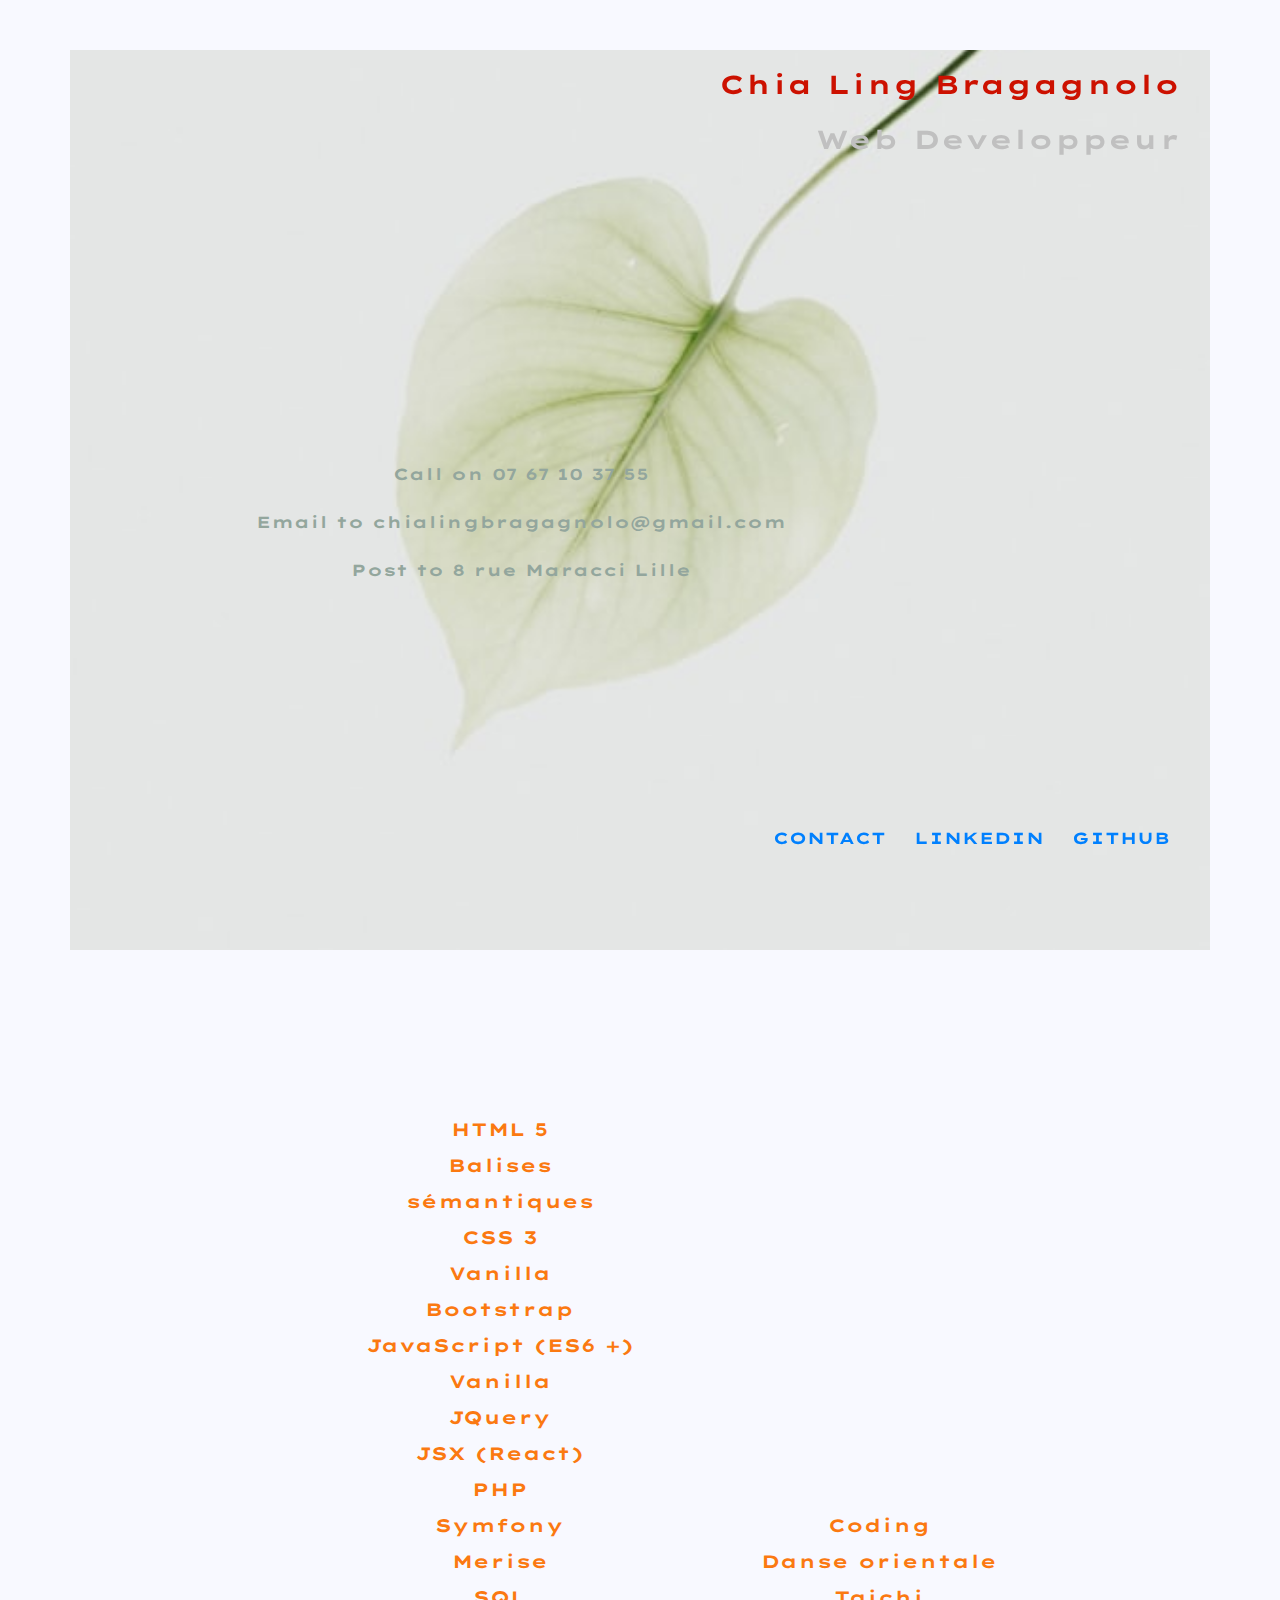
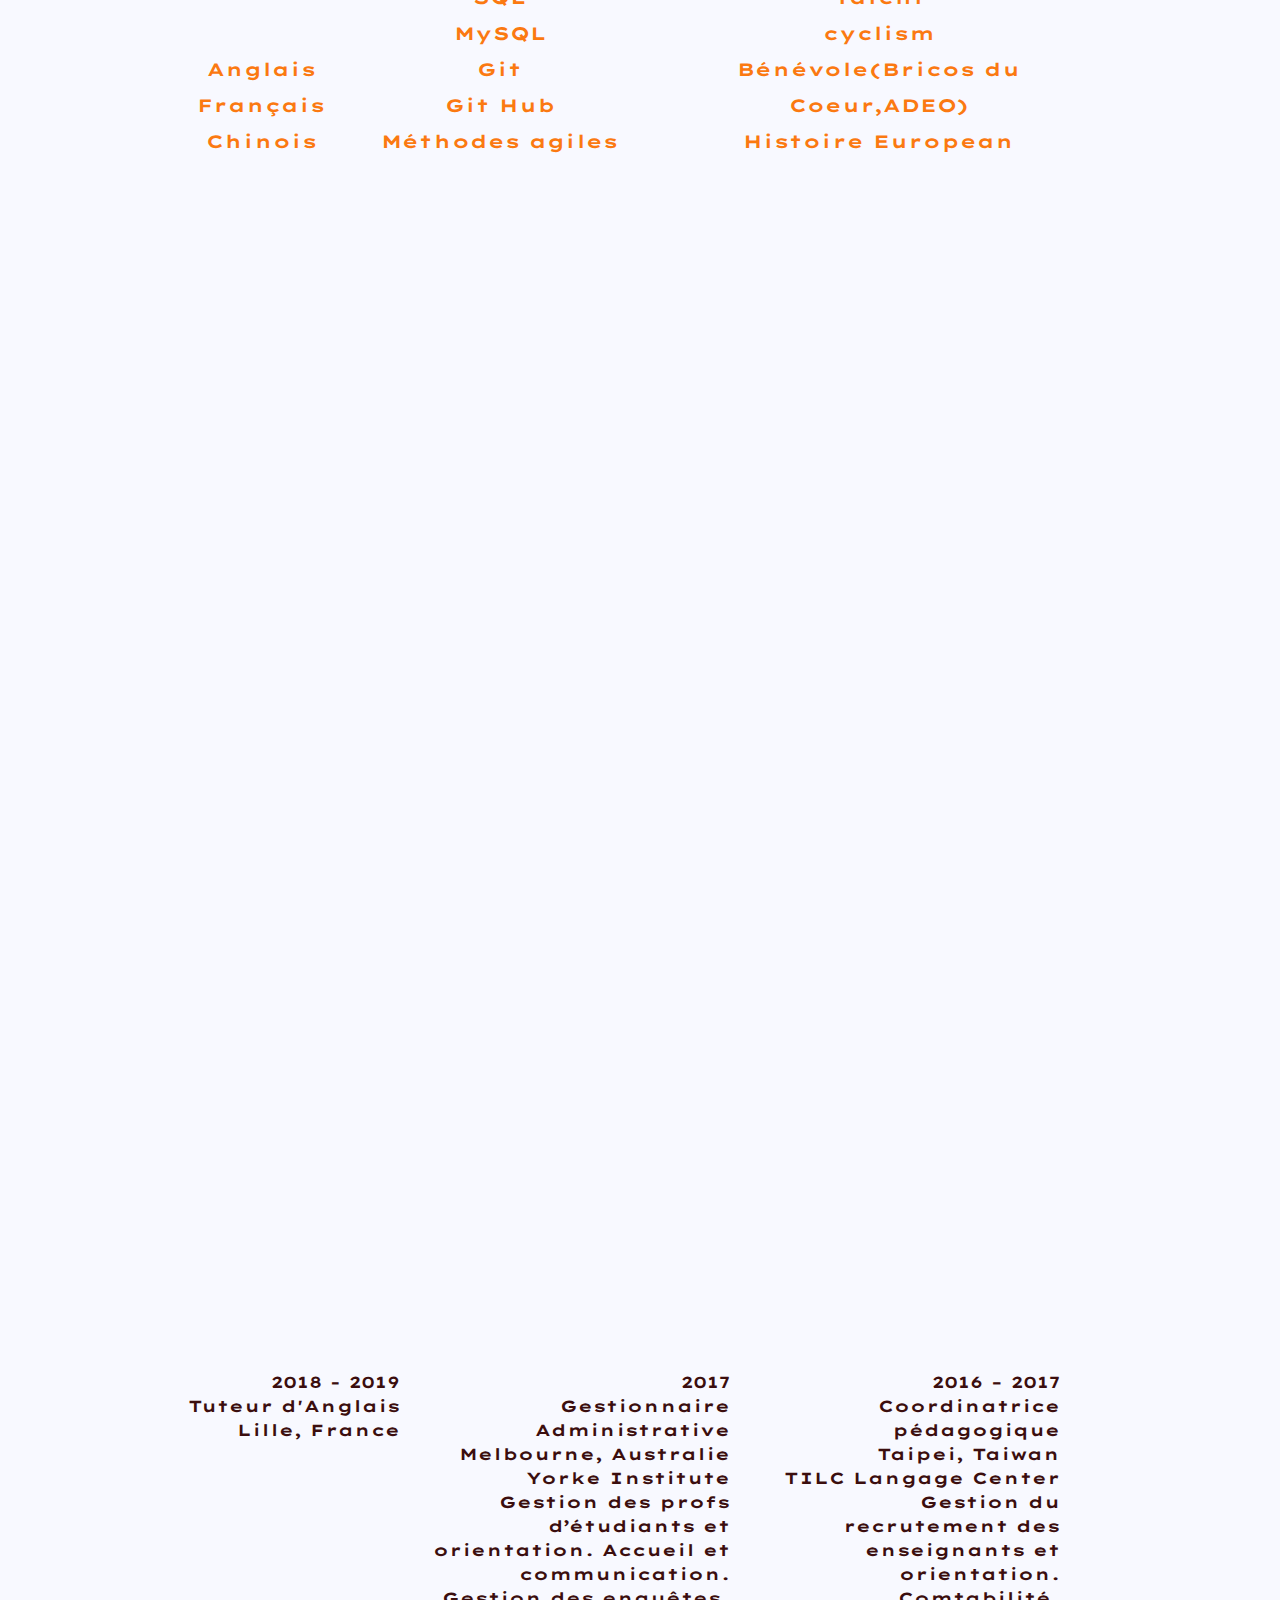
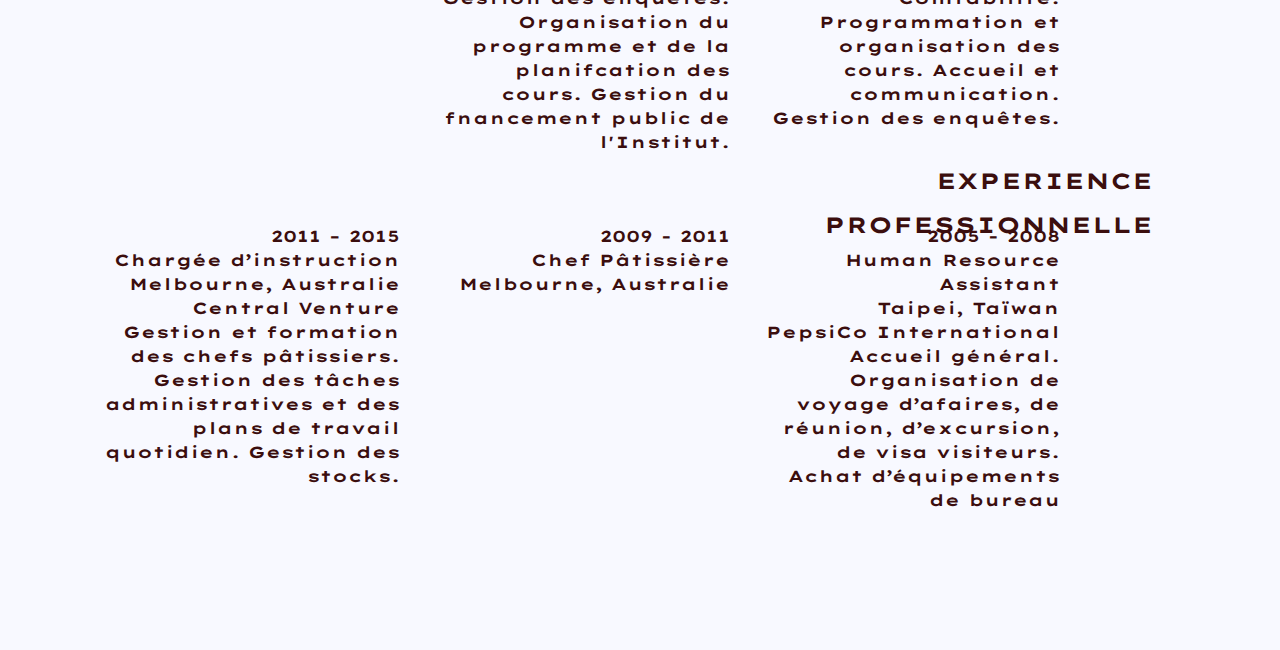
<file: CV/index.html>
<!DOCTYPE html>
<html>
<header>

    <meta charset="utf-8">
    <meta name="viewport" content="width=device-width, initial-scale=1, shrink-to-fit=no">

    <link rel="stylesheet" type="text/css" href="base.css">
    <link rel="stylesheet" type="text/css" href="fonts.css">
    <link rel="stylesheet" type="text/css" href="style.css">


    <h1>
      Chia Ling Bragagnolo
    </h1>
    <h3>
      Web Developpeur
    </h3>
</header>

<body>
<section class="image">
    <div class="aboutme">
        <p>Call on 07 67 10 37 55</p>
        <p>Email to chialingbragagnolo@gmail.com</p>
        <p>Post to 8 rue Maracci Lille</p>
    </div>
</section>

<section class="image2">
    <div>
              <ul>
                  <h2>LANGUAGE</h2>
                  <br>       
                  <li> Anglais</li> 
                  <li> Français</li>
                  <li> Chinois </li>
                </ul>  
          </div>
          <div>
              <ul>
                  <h2>COMPETENCE</h2>
                  <br> 
                  <li> HTML 5</li>
                  <li>Balises sémantiques </li>
                  <li>CSS 3 </li>
                  <li>Vanilla </li>
                  <li>  Bootstrap </li>
                  <li>  JavaScript (ES6 +) </li>
                  <li>  Vanilla </li>
                  <li>  JQuery </li>
                  <li>  JSX (React)</li>
                  <li>  PHP </li>
                  <li>  Symfony</li> 
                  <li>  Merise</li> 
                  <li>  SQL</li> 
                  <li>  MySQL</li> 
                  <li>  Git</li>
                  <li>  Git Hub</li> 
                  <li>  Méthodes agiles</li>
              </ul>
          </div>
          <div>
              <ul>
                  <h2>CENTRE D'INTERET</h2>
                  <br> 
                  <li>Coding</li>
                  <li>Danse orientale
                  <li>Taichi</li>
                  <li>cyclism</li>
                  <li>Bénévole(Bricos du Coeur,ADEO)</li> 
                  <li>Histoire European</li>   
              </ul>
          </div>
      
  </div>
</section>

<section class="image3">
  <h2>FORMATION</h2>
  <div class="block">
  
  <div>
    <ul>
      <li>l'AFPA Roubaix</li> 
      <li>depuis Juin 2019</li>
      <li>Developpeur Web et Web Mobile</li>
    </ul>
  </div>
  <div>   
    <ul>
      <li>Université de Lille</li>  
      <li>Oct 2017 - Juin 2019</li>
      <li>Préparation du DUEF B2 et B1</li>
    </ul>
  </div>  
  <div>
    <ul>
      <li>William Angliss Institute</li>
      <li>2009 – 2011</li> 
      <li>Diplôm de Gestion des Etablissements Hôteliers et Pâtisserie</li>  
    </ul>
  </div>
  <div>
    <ul>     
      <li>ShihChien University</li> 
      <li>2001 – 2005</li>
      <li>Licence de Langues étrangères appliquées (Anglais et Gestion)</li>
    </ul>
  </div> 
</div>
</section>

<section class="image4">
    <h2>EXPERIENCE<br>PROFESSIONNELLE</h2>
  <div class=flex-container>
      <div>
        <p>
          2018 - 2019<br>
          Tuteur d'Anglais<br>
          Lille, France<br>
           </p></div>
      
      <div>
        <p>
          2017<br>
          Gestionnaire Administrative<br>
          Melbourne, Australie<br>
          Yorke Institute<br>
          Gestion des profs d’étudiants et orientation. Accueil et communication.
          Gestion des enquêtes. Organisation du programme et de la
          planifcation des cours. Gestion du fnancement public de l'Institut.</p></div>
      
      <div>
        <p>
          2016 – 2017<br>
          Coordinatrice pédagogique<br>
          Taipei, Taiwan<br>
          TILC Langage Center<br>
          Gestion du recrutement des enseignants et orientation. Comtabilité.
          Programmation et organisation des cours. Accueil et communication.
          Gestion des enquêtes.</p></div>
      
      <div>
        <p>
          2011 – 2015<br>
          Chargée d’instruction <br>
          Melbourne, Australie<br>
          Central Venture<br>
          Gestion et formation des chefs pâtissiers. Gestion des tâches
          administratives et des plans de travail quotidien. Gestion des stocks.</p></div>
      <div>
        <p>
          2009 - 2011<br>
          Chef Pâtissière<br>
          Melbourne, Australie</p></div>
          
      <div>
        <p>
          2005 - 2008<br>
          Human Resource Assistant<br>
          Taipei, Taïwan<br>
          PepsiCo International<br>
          Accueil général. Organisation de voyage d’afaires, de réunion, d’excursion,
          de visa visiteurs. Achat d’équipements de bureau</p></div>
   
    </div>
</section>
</body>


  
<footer>
    <a href="mailto:angelaclan2015@gmail.com">CONTACT</a>
    <a href="http//www.facebook.com/angelaan">LINKEDIN</a>
    <a href="http//www.workshop.com">GITHUB</a>
</footer>
</html>
</file>
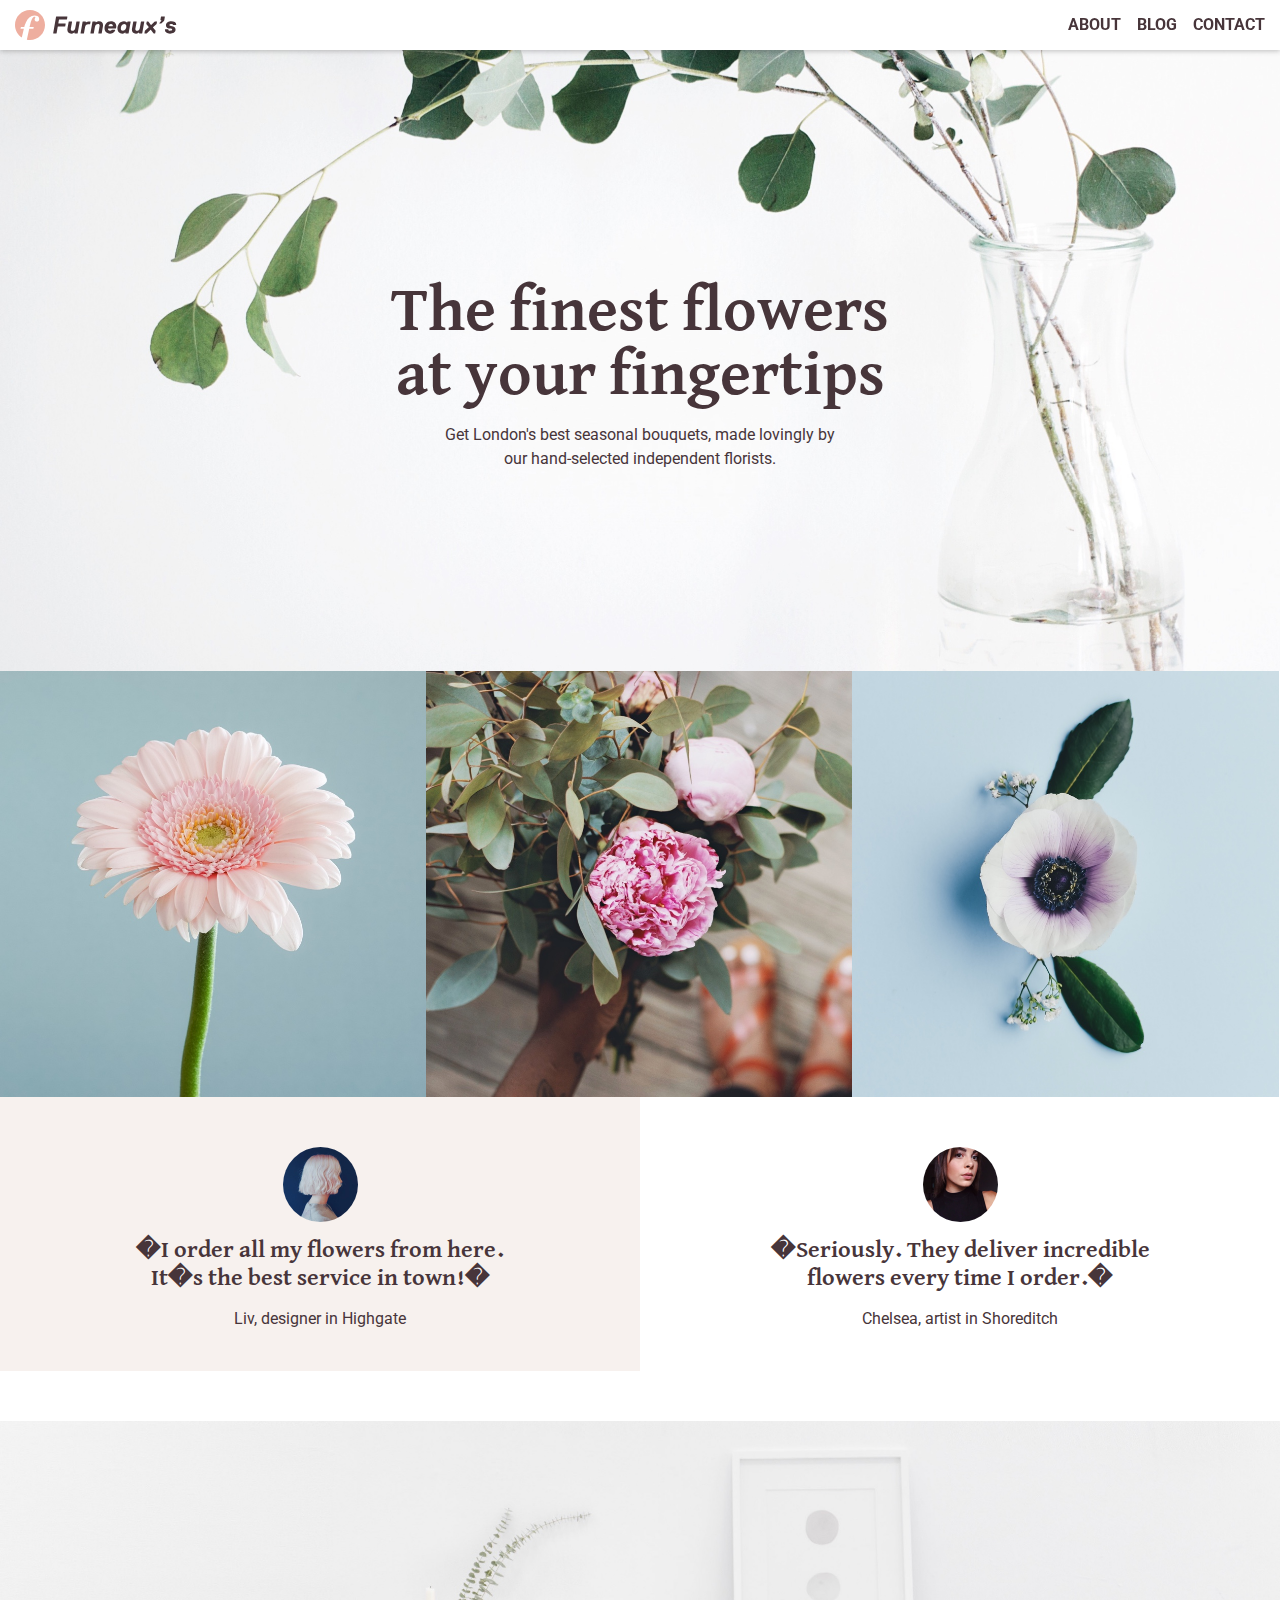
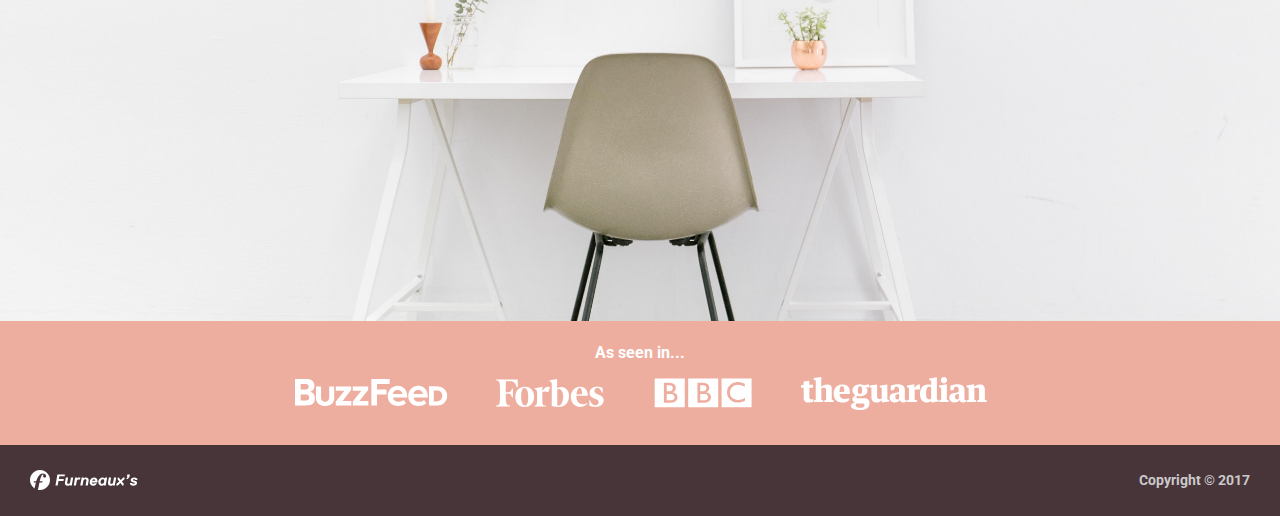
<file: project3/index.html>
<html>
<header>

<link rel="stylesheet" type="text/css" href="base.css">
<link rel="stylesheet" type="text/css" href="fonts.css">
<link rel="stylesheet" type="text/css" href="style.css">

  <h1>
    <img src="logo.svg" />
  </h1>
  <nav>
    <a href="about.html">ABOUT</a>
    <a href="blog.html">BLOG</a>
    <a href="contact.html">CONTACT</a>
  </nav>
</header>

<section class="hero">
  <div>
    <h2>
      The finest flowers at your fingertips
    </h2>
    <p>
      Get London's best seasonal bouquets, made lovingly by our hand-selected independent florists.
    </p>
  </div>
</section>

<section class="flowers">
  <img src="flower_1.jpg" />
  <img src="flower_2.jpg" />
  <img src="flower_3.jpg" />
</section>

<section class="quotes">
  <div class="cream-background">
    <img src="quote_liv.png" />
    <blockquote>�I order all my flowers from here. It�s the best service in town!�</blockquote>
    <p>Liv, designer in Highgate</p>
  </div>

  <div>
    <img src="quote_chelsea.png" />
    <blockquote>�Seriously. They deliver incredible flowers every time I order.�</blockquote>
    <p>Chelsea, artist in Shoreditch</p>
  </div>
</section>

<section class="hero chair">
	</section>

<section class="logos">
  <p>As seen in...</p>
  <img src="buzzfeed.svg" />
  <img src="forbes.svg" />
  <img src="bbc.svg" />
  <img src="guardian.svg" />
</section>

<footer>
  <img src="logo-footer.svg" />
  <!-- use &copy; to creat the symble of copyright-->
  <p>Copyright &copy; 2017</p>
</footer>
</html>
</file>
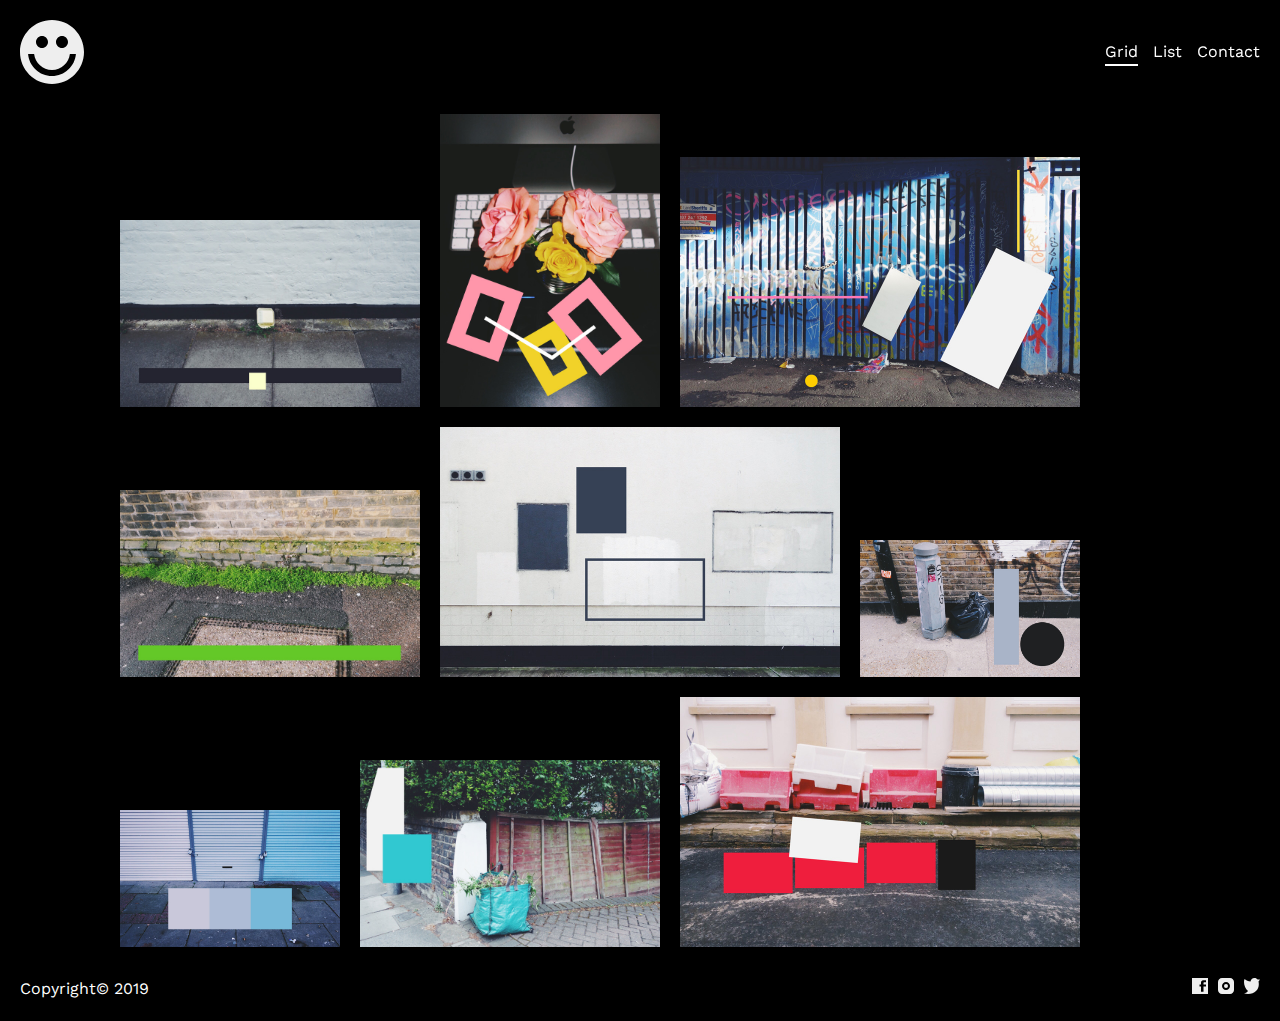
<file: project4/index.html>
<html>

<header>
<link rel="stylesheet" type="text/css" href="base.css">
<link rel="stylesheet" type="text/css" href="fonts.css">
<link rel="stylesheet" type="text/css" href="style.css">
 
 <h1>
    <img src="logo.svg">
  </h1>
  <nav>
    <a href="grid.html"  class="selected">Grid</a>
    <a href="list.html">List</a>
    <a href="contact.html">Contact</a>
  </nav>
</header>

<section class="photos">
  
    <div class="photo ">
    <div class="overlay">
     <h2>
      Black Line Yellow Box
	   </h2>
    </div>
    <img src="image_1.jpg">
  </div>
  
  <div class="photo small">
    <div class="overlay">
     <h2>
        Desk Flowers
		 </h2>
    </div>
    <img src="image_2.jpg">
  </div>
  
  <div class="photo large">
    <div class="overlay">
     <h2>
 				Fence Sign Reach
     </h2>
    </div>
    <img src="image_3.jpg">
  </div>
  
  <div class="photo ">
    <div class="overlay">
     <h2>
 			Green Grass Line
     </h2>
    </div>
    <img src="image_4.jpg">
  </div>
  
  <div class="photo large">
    <div class="overlay">
     <h2>
 			Fill Outline
     </h2>
    </div>
    <img src="image_5.jpg">
  </div>
  
  <div class="photo small">
    <div class="overlay">
     <h2>
 			Bollard Bag Black Grey
     </h2>
    </div>
    <img src="image_6.jpg">
  </div>
  
  <div class="photo small">
    <div class="overlay">
     <h2>
 			Three Shutters
     </h2>
    </div>
    <img src="image_7.jpg">
  </div>
  
  <div class="photo">
    <div class="overlay">
     <h2>
 			Green Bag White Wall
     </h2>
    </div>
    <img src="image_8.jpg">
  </div>
  
  <div class="photo large">
    <div class="overlay">
     <h2>
 			Temporary Barrier Bin
     </h2>
    </div>
    <img src="image_9.jpg">
  </div>
  </section>

<footer>
  <p>
    Copyright&copy; 2019
  </p>
  <nav>
    <a href="http://facebook.com">
      <img src="icon-facebook.svg"></a>
    <a href="http://instagram.com">
       <img src="icon-instagram.svg"></a>
   <a href="http://twitter.com">
      <img src="icon-twitter.svg"></a>
   </nav>
</footer>
</html>
</file>
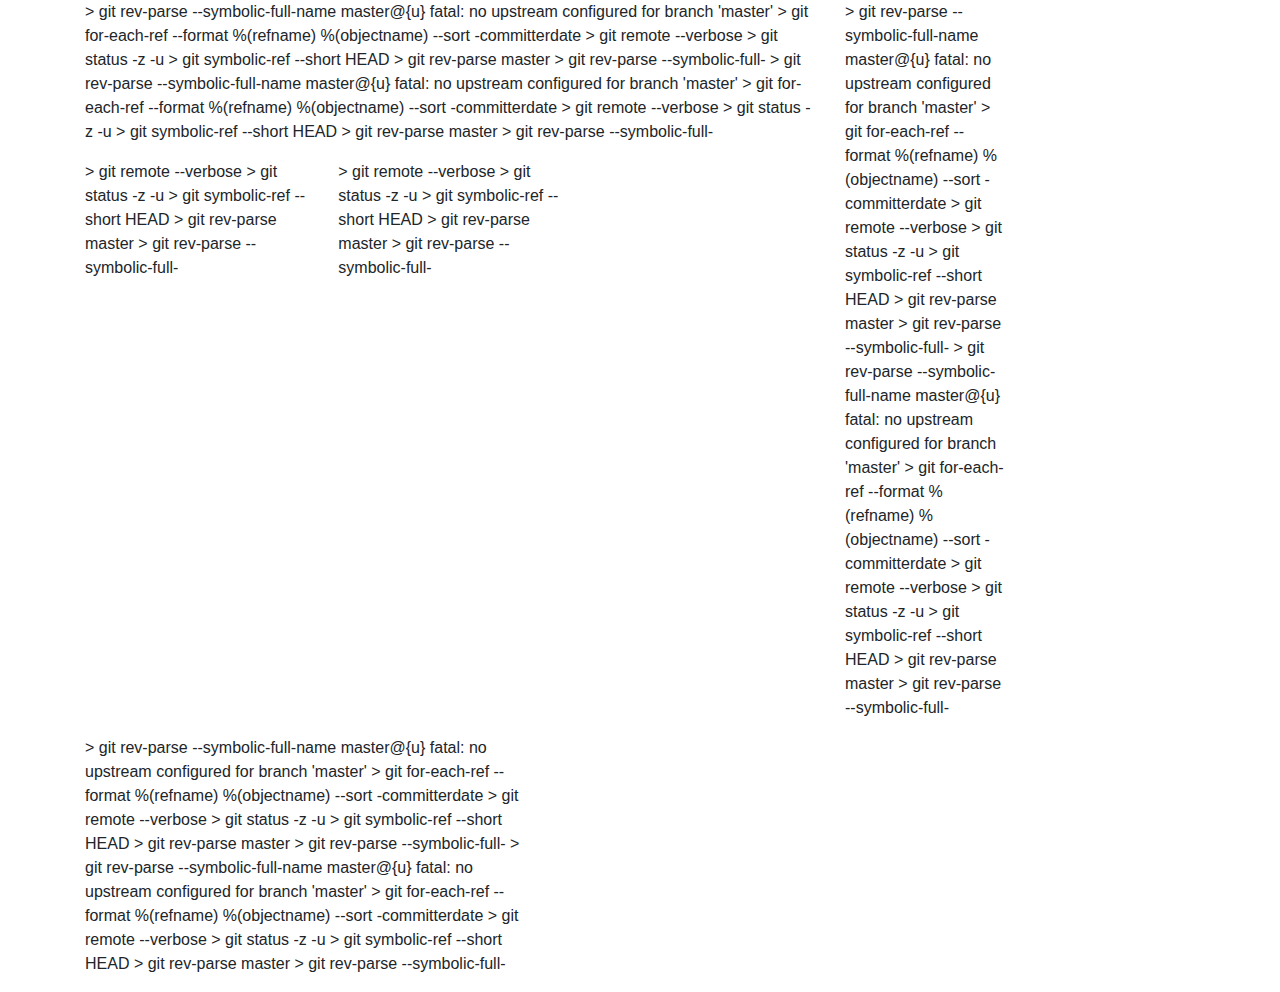
<file: CV_bootstrap/bootstrap/index.html>
<!DOCTYPE html>
    <head>
        <meta charset="utf-8">
        <meta http-equiv="X-UA-Compatible" content="IE=edge">
        <title>CV</title>
        <meta name="description" content="">
        <meta name="viewport" content="width=device-width, initial-scale=1">
        <link rel="stylesheet" href="https://stackpath.bootstrapcdn.com/bootstrap/4.3.1/css/bootstrap.min.css" integrity="sha384-ggOyR0iXCbMQv3Xipma34MD+dH/1fQ784/j6cY/iJTQUOhcWr7x9JvoRxT2MZw1T" crossorigin="anonymous">
        <link rel="stylesheet" href="">
    </head>
    <body>
        <div class="container-fluid">
            <div class="container">
                    <div class="row">
                        <seciton class= "col-md-8">
                            <p>
                                    > git rev-parse --symbolic-full-name master@{u}
                                    fatal: no upstream configured for branch 'master'
                                    > git for-each-ref --format %(refname) %(objectname) --sort -committerdate
                                    > git remote --verbose
                                    > git status -z -u
                                    > git symbolic-ref --short HEAD
                                    > git rev-parse master
                                    > git rev-parse --symbolic-full-
                                    > git rev-parse --symbolic-full-name master@{u}
                                    fatal: no upstream configured for branch 'master'
                                    > git for-each-ref --format %(refname) %(objectname) --sort -committerdate
                                    > git remote --verbose
                                    > git status -z -u
                                    > git symbolic-ref --short HEAD
                                    > git rev-parse master
                                    > git rev-parse --symbolic-full-
                            </p>
                            <div class="row">
                                    <div class="col-sm-12 col-md-6 col-lg-4">
                                            <p>
                                                    > git remote --verbose
                                                    > git status -z -u
                                                    > git symbolic-ref --short HEAD
                                                    > git rev-parse master
                                                    > git rev-parse --symbolic-full-
                                            </p>
                                    </div>
                                    <div class="col-sm-12 col-md-6 col-lg-4">
                                            <p>
                                                    > git remote --verbose
                                                    > git status -z -u
                                                    > git symbolic-ref --short HEAD
                                                    > git rev-parse master
                                                    > git rev-parse --symbolic-full-
                                            </p>
                                    </div>
                            </div>
                        </seciton>
                        <seciton class= "col-md-2">
                                <p>
                                        > git rev-parse --symbolic-full-name master@{u}
                                        fatal: no upstream configured for branch 'master'
                                        > git for-each-ref --format %(refname) %(objectname) --sort -committerdate
                                        > git remote --verbose
                                        > git status -z -u
                                        > git symbolic-ref --short HEAD
                                        > git rev-parse master
                                        > git rev-parse --symbolic-full-
                                        > git rev-parse --symbolic-full-name master@{u}
                                        fatal: no upstream configured for branch 'master'
                                        > git for-each-ref --format %(refname) %(objectname) --sort -committerdate
                                        > git remote --verbose
                                        > git status -z -u
                                        > git symbolic-ref --short HEAD
                                        > git rev-parse master
                                        > git rev-parse --symbolic-full-
                                </p>
                            </seciton>
                            <seciton class= "col-md-5">
                                    <p>
                                            > git rev-parse --symbolic-full-name master@{u}
                                            fatal: no upstream configured for branch 'master'
                                            > git for-each-ref --format %(refname) %(objectname) --sort -committerdate
                                            > git remote --verbose
                                            > git status -z -u
                                            > git symbolic-ref --short HEAD
                                            > git rev-parse master
                                            > git rev-parse --symbolic-full-
                                            > git rev-parse --symbolic-full-name master@{u}
                                            fatal: no upstream configured for branch 'master'
                                            > git for-each-ref --format %(refname) %(objectname) --sort -committerdate
                                            > git remote --verbose
                                            > git status -z -u
                                            > git symbolic-ref --short HEAD
                                            > git rev-parse master
                                            > git rev-parse --symbolic-full-
                                    </p>
                                </seciton>
                    </div>
                        


            </div>


        </div>
        
        
       
    </body>
</html>
</file>
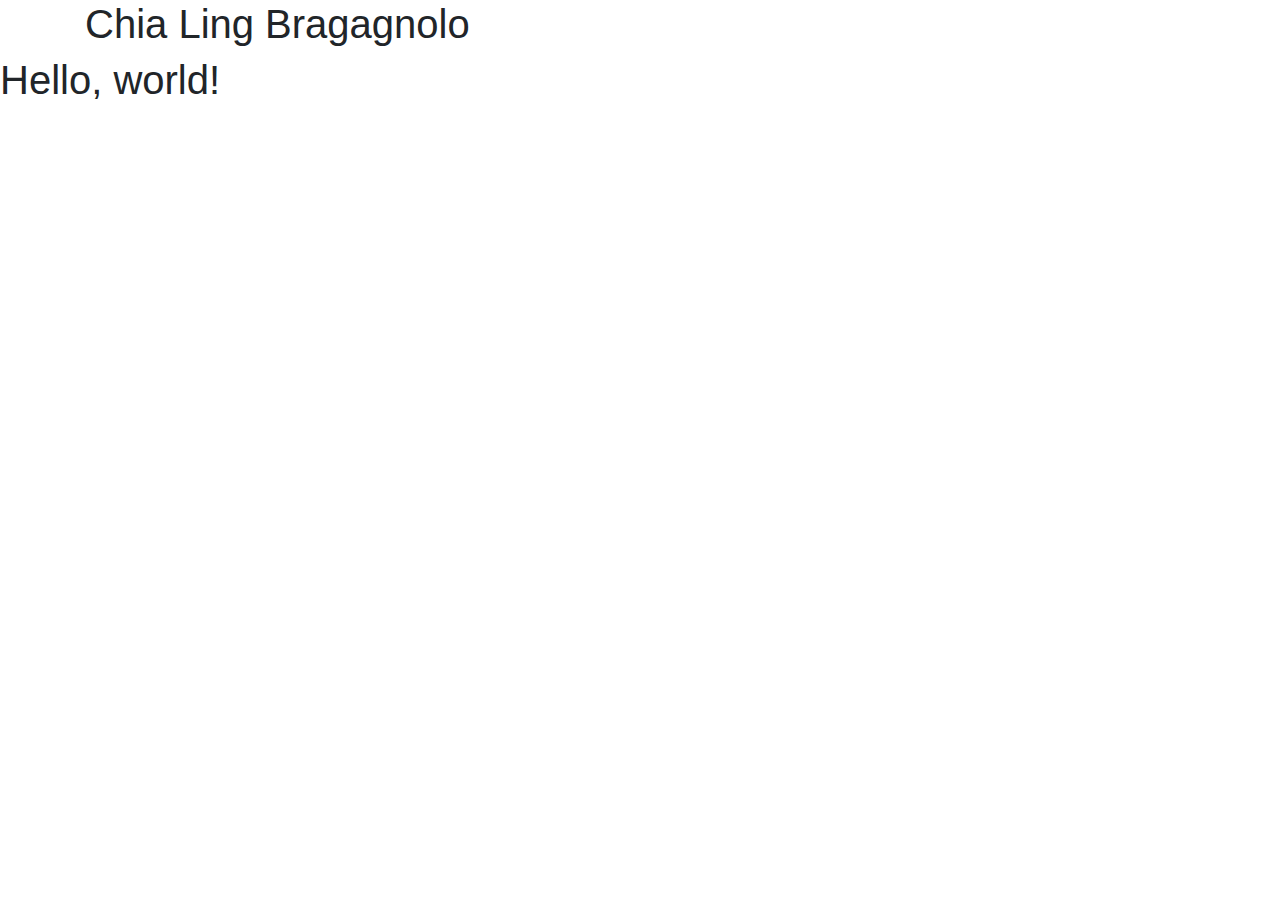
<file: CV_bootstrap/bootstrap.html>
<!doctype html>
<html lang="en">
  <head>
    <!-- Required meta tags -->
    <meta charset="utf-8">
    <meta http-equiv= x-ua-compatible content= ie=edge>
    <meta name="viewport" content="width=device-width, initial-scale=1, shrink-to-fit=no">

    <!-- Bootstrap CSS -->
    <link rel="stylesheet" href="https://stackpath.bootstrapcdn.com/bootstrap/4.3.1/css/bootstrap.min.css" integrity="sha384-ggOyR0iXCbMQv3Xipma34MD+dH/1fQ784/j6cY/iJTQUOhcWr7x9JvoRxT2MZw1T" crossorigin="anonymous">

    <title>Hello, world!</title>
  </head>
  <body>
      <div class="container">
        <div class="page-header"> 
            <h1>
                Chia Ling Bragagnolo
             </h1>

        </div>
          <!-- Content here -->
        </div>
    <h1>Hello, world!</h1>

    <!-- Optional JavaScript -->
    <!-- jQuery first, then Popper.js, then Bootstrap JS -->
    <script src="https://code.jquery.com/jquery-3.3.1.slim.min.js" integrity="sha384-q8i/X+965DzO0rT7abK41JStQIAqVgRVzpbzo5smXKp4YfRvH+8abtTE1Pi6jizo" crossorigin="anonymous"></script>
    <script src="https://cdnjs.cloudflare.com/ajax/libs/popper.js/1.14.7/umd/popper.min.js" integrity="sha384-UO2eT0CpHqdSJQ6hJty5KVphtPhzWj9WO1clHTMGa3JDZwrnQq4sF86dIHNDz0W1" crossorigin="anonymous"></script>
    <script src="https://stackpath.bootstrapcdn.com/bootstrap/4.3.1/js/bootstrap.min.js" integrity="sha384-JjSmVgyd0p3pXB1rRibZUAYoIIy6OrQ6VrjIEaFf/nJGzIxFDsf4x0xIM+B07jRM" crossorigin="anonymous"></script>
  </body>
</html>
</file>
<file: CV/base.css>
html, body, div, span, applet, object, iframe,
h1, h2, h3, h4, h5, h6, p, blockquote, pre,
a, abbr, acronym, address, big, cite, code,
del, dfn, em, img, ins, kbd, q, s, samp,
small, strike, strong, sub, sup, tt, var,
b, u, i, center,
dl, dt, dd, ol, ul, li,
fieldset, form, label, legend,
table, caption, tbody, tfoot, thead, tr, th, td,
article, aside, canvas, details, embed,
figure, figcaption, footer, header, hgroup,
menu, nav, output, ruby, section, summary,
time, mark, audio, video {
  margin: 0;
  padding: 0;
  border: 0;
  font-size: 100%;
  font: inherit;
  vertical-align: baseline;
}

article, aside, details, figcaption, figure,
footer, header, hgroup, menu, nav, section {
  display: block;
}
body {
  line-height: 1;
}
ol, ul {
  list-style: none;
}
blockquote, q {
  quotes: none;
}
blockquote:before, blockquote:after,
q:before, q:after {
  content: '';
  content: none;
}
table {
  border-collapse: collapse;
  border-spacing: 0;
}

img, iframe {
  vertical-align: bottom;
  max-width: 100%;
}

input, textarea, select {
  font: inherit;
}

* {
  -webkit-box-sizing: border-box;
  -moz-box-sizing: border-box;
  box-sizing: border-box;
  -webkit-font-smoothing: antialiased;
  text-rendering: optimizeLegibility;
}
</file>
<file: CV/fonts.css>
@import url('https://fonts.googleapis.com/css?family=Lexend+Zetta:regular');
</file>
<file: CV/style.css>
body {
    font-family: 'Lexend Zetta', sans-serif;
    font-size: 16px;
    color: #F8F9FF;
    background-color: #F8F9FF;
    line-height: 1.5;
    font-weight: 700;
    max-width: 100%;
    }
    
  h1{
    font-size: 26px;
    color: #CC1100;
    position: fixed;
    right: 100px;
    top: 65px;
  }
  
  h3{
    font-size: 26px;
    color:#C0C0C0;
    position: fixed;
    right: 100px;
    top: 120px;
  }

  h2{
    font-size: 22px;
    color:#F8F9FF
    ;
  }
       
  p{
    color: #F8F9FF
    ; 
    font-size: 16px;
    font-weight: 700;
  }
  
  a {
    color: #0080fe;
    font-size: 16px;
    text-decoration: none;
    margin: 10px;
  }
  
  section {
    height: 100vh;
    background-position: 100% 50%; 
    background-image: url('images/springleaf.jfif');
    background-repeat: no-repeat;
    background-size:cover;
    background-attachment: fixed;
    margin: 50px 70px 50px 70px;
   }
  
  header{
    position: fixed;
    top: 50px;
    left: 50px;
    z-index: 2;
  }
  footer{
    position: fixed;
    bottom: 50px;
    right: 100px;
    font-weight: 700;
  }
  a:hover{
    color: #f9a602;
  }

  .aboutme{
    text-align: center;
    position: absolute;
    left:20%;
    top:50%;
    line-height: 3;
    /*margin-right:-50%;*/
    ;
  }
  .aboutme p{
    color:#93A69D;
  }
  
  .image2{
    background-image: url("images/bananaleaf.jpg");
    justify-content:space-around;
    position: relative;
    display:flex;
    align-items: flex-end;
    text-align: center;
    color: #FB7911;
    padding-bottom: 140px;
    padding-left: 100px;
    padding-right:100px;
    line-height: 2;
    /*opacity: 0.7;*/
  } 
  
  /* .image2 h2{
    color:#232329;
  } */

  .image2 li,
  .image3 li{
    font-size: 18px;
  }

  .image3{
    background-image: url("images/autumn.jpg");
    position: relative;
    /*opacity: 0.7;*/
    justify-content:space-around;
    display:block;
    align-items:right;
    text-align: center;
  }

  .image3 div{
    margin: 20px;
    padding:20px;
    width: 500px;
    line-height: 1.5;
  }

  .image3 h2{
    position:absolute;
    right: 5%;
    top: 48%;
    
  }

  .block{
    width: 50%;
    margin-left: auto;
    margin-right: auto;
    position: absolute;
    top: 10%;
    left: 10%;
    display: block;
  }
    
  .image4{
    background-image: url("images/wintertree.jpg");
    position:relative;
        
  }

  .image4 h2{
    position: absolute;
    top: 51%;
    right: 5%;
    line-height:2;
    text-align: right;
    color:	#3B0E0E;
  }

  .image4 p{
    color:	#3B0E0E;
    text-align: right;
    line-height: 1.5;
  }

  .flex-container {
    width:1000px;
    display: flex;
    flex-wrap: wrap;
  }

  .image4 .flex-container div{
    width:300px;
    margin-top: 70px;
    margin-left: 30px;
    
  }
</file>
<file: project3/base.css>
html, body, div, span, applet, object, iframe,
h1, h2, h3, h4, h5, h6, p, blockquote, pre,
a, abbr, acronym, address, big, cite, code,
del, dfn, em, img, ins, kbd, q, s, samp,
small, strike, strong, sub, sup, tt, var,
b, u, i, center,
dl, dt, dd, ol, ul, li,
fieldset, form, label, legend,
table, caption, tbody, tfoot, thead, tr, th, td,
article, aside, canvas, details, embed,
figure, figcaption, footer, header, hgroup,
menu, nav, output, ruby, section, summary,
time, mark, audio, video {
  margin: 0;
  padding: 0;
  border: 0;
  font-size: 100%;
  font: inherit;
  vertical-align: baseline;
}

article, aside, details, figcaption, figure,
footer, header, hgroup, menu, nav, section {
  display: block;
}
body {
  line-height: 1;
}
ol, ul {
  list-style: none;
}
blockquote, q {
  quotes: none;
}
blockquote:before, blockquote:after,
q:before, q:after {
  content: '';
  content: none;
}
table {
  border-collapse: collapse;
  border-spacing: 0;
}

img, iframe {
  vertical-align: bottom;
  max-width: 100%;
}

input, textarea, select {
  font: inherit;
}

* {
  -webkit-box-sizing: border-box;
  -moz-box-sizing: border-box;
  box-sizing: border-box;
  -webkit-font-smoothing: antialiased;
  text-rendering: optimizeLegibility;
}
</file>
<file: project3/fonts.css>
@import url(//fonts.googleapis.com/css?family=Roboto:400,700|David+Libre:400,700);
</file>
<file: project3/style.css>
body {
  font-family: Roboto;
  /* good range 14-20px*/
  font-size: 16px;
  line-height: 1.5;
  color: #47353a;
}
header {
  padding: 10px 15px;
  /*to get our header to have its proper height again*/
  overflow: hidden;
}
header h1 {
  float: left;
}

header nav {
  float: right;
  margin-top: 3px;
}

header nav a {
  color: #47353a;
  text-decoration: none;
  margin-left: 12px;
  text-transform: uppercase;
  font-weight: 700;
}

.hero {
  background-image: url(hero.jpg);
  background-size: cover;
  padding-top: 230px;
  padding-bottom: 200px;
  /* with the vase on the right, better setting for position is align to the right handside horizontally
  and the center vertically*/
  background-position: right center;
}

.hero div {
  /* to regulate the length of the text*/
  max-width: 560px;
  margin-right: auto;
  margin-left: auto;
  padding-right: 20px;
  padding-left: 20px;
  text-align: center;
}

.hero h2 {
  font-family: David Libre;
  font-size: 64px;
  font-weight: 700;
  line-height: 1;
  margin-bottom: 15px;
}

.hero p {
  /* to regulate the length of the text*/
  max-width: 400px;
  margin-right: auto;
  margin-left: auto;
}

.flowers {
  overflow: hidden;
}
.flowers img {
  float: left;
  width: 33.3%;
}

.quotes {
  overflow: hidden;
}

.quotes div {
  width: 50%;
  float: left;
  text-align: center;
  padding: 50px 20px 40px 20px;
}
.cream-background {
  background-color: #f7f1ee;
}
.quotes img {
  width: 75px;
  border-radius: 100%;
}
.quotes blockquote {
  font-family: David Libre;
  font-size: 24px;
  font-weight: 700;
  line-height: 1.15;
  max-width: 400px;
  margin: 15px auto 15px auto;
}
.chair {
  background-image: url(full-bleed.jpg);
  background-position: center bottom;
  /*different between height vs background size*/
  height: 500px;
}

.logos {
  background-color: #eeae9f;
  padding: 20px 20px 35px 20px;
  text-align: center;
}

.logos p {
  color: #ffffff;
  font-weight: 700;
  margin-bottom: 10px;
}

.logos img {
  margin-left: 20px;
  margin-right: 20px;
}

footer {
  background-color: #47353a;
  padding: 25px 30px;
  overflow: hidden;
}

footer img {
  float: left;
}

footer p {
  float: right;
  font-size: 14px;
  color: #ccc9ca;
  font-weight: 700;
}
/*first breakpoint at 600px*/
@media (max-width: 600px) {
  body {
    font-size: 14px;
  }

  header nav {
    line-height: 24px;
  }

  .hero h2 {
    font-size: 32px;
    margin-bottom: 5px;
  }

  .hero {
    padding-top: 80px;
    padding-bottom: 80px;
  }

  .quotes div {
    float: none;
    width: auto;
    padding: 15px 15px 20px 15px;
  }

  .quotes blockquote {
    font-size: 20px;
  }

  .quotes p {
    /*hide element in breakpoint*/
    display: none;
  }

  .chair {
    height: 300px;
  }
}
@media (max-width: 430px) {
  header nav,
  header h1 {
    float: none;
  }

  header nav a {
    margin-left: 0;
    margin-right: 12px;
  }

  .flowers img {
    float: none;
    width: auto;
  }

  footer img {
    padding: 10px 5px;
  }

  footer p {
    padding: 10px 5px;
  }
}

@media (max-width: 820px) {
  .logos img {
    margin-left: 5px;
    margin-right: 5px;
  }
}

@media (max-width: 640px) {
  .logos img {
    display: block;
    margin: 0 auto 35px auto;
  }
  /* to effect only on the pointed item */
  .logos img:last-child {
    margin-bottom: 0;
  }
}

/*this apply to screen width above 820px*/
@media (min-width: 820px) {
  header {
    position: fixed;
    width: 100%;
    top: 0;
    left: 0;
    background-color: #fff;
    box-shadow: 0 1px 5px 0px rgba(51, 51, 51, 0.3);
  }

  .hero {
    margin-top: 50px;
  }
}
</file>
<file: project4/base.css>
html, body, div, span, applet, object, iframe,
h1, h2, h3, h4, h5, h6, p, blockquote, pre,
a, abbr, acronym, address, big, cite, code,
del, dfn, em, img, ins, kbd, q, s, samp,
small, strike, strong, sub, sup, tt, var,
b, u, i, center,
dl, dt, dd, ol, ul, li,
fieldset, form, label, legend,
table, caption, tbody, tfoot, thead, tr, th, td,
article, aside, canvas, details, embed,
figure, figcaption, footer, header, hgroup,
menu, nav, output, ruby, section, summary,
time, mark, audio, video {
  margin: 0;
  padding: 0;
  border: 0;
  font-size: 100%;
  font: inherit;
  vertical-align: baseline;
}

article, aside, details, figcaption, figure,
footer, header, hgroup, menu, nav, section {
  display: block;
}
body {
  line-height: 1;
}
ol, ul {
  list-style: none;
}
blockquote, q {
  quotes: none;
}
blockquote:before, blockquote:after,
q:before, q:after {
  content: '';
  content: none;
}
table {
  border-collapse: collapse;
  border-spacing: 0;
}

img, iframe {
  vertical-align: bottom;
  max-width: 100%;
}

input, textarea, select {
  font: inherit;
}

* {
  -webkit-box-sizing: border-box;
  -moz-box-sizing: border-box;
  box-sizing: border-box;
  -webkit-font-smoothing: antialiased;
  text-rendering: optimizeLegibility;
}
</file>
<file: project4/fonts.css>
@import url(//fonts.googleapis.com/css?family=Work+Sans:400);
</file>
<file: project4/style.css>
body {
	font-family: Work Sans;
	font-size: 16px;
	line-height: 1.5;
  color: #fff;
	background-color: #000;
  margin-top: 104px;
}

a{
  color: #fff;
  text-decoration: none;
}

header{
  /*overflow: hidden;*/
  display: flex;
  justify-content: space-between;
  align-items: center;
  width: 100%;
  padding: 20px;
  position: fixed;
  top: 0;
  left: 0;
  z-index: 2;
}

header h1{
  /*float: left;*/
  width: 64px;
}

header nav{
/*  float: right;
  margin-top: 20px;*/}

header nav a{
  margin-left: 10px;
  transition: border 0.5s 1s ease-in;
  border-bottom: solid 2px rgba(0,0,0,0);
  padding-bottom: 3px;
  }

header nav a:hover{
  border-bottom: 2px solid #555;
  padding-bottom: 3px;
}

.selected{
  border-bottom: solid 2px #fff;
  padding-bottom: 3px;
}

.photos{
  max-width: 1080px;
  margin-left: auto;
  margin-right: auto;
  padding-left: 10px;
  padding-right: 10px;
  display: flex;
  flex-wrap: wrap;
  align-items: flex-end;
  
}
.photo{
  /*display: inline-block;*/
  width: 300px;
  margin: 10px;
 /* vertical-align:bottom;*/
  position: relative;
}

.overlay{
  position: absolute;
  top: 0;
  left: 0;
  width: 100%;
  height: 100%;
  background-color:rgba(0,0,0,0.7);
  opacity: 0;
  transition: opacity 0.5s;
  z-index: 2;
}

.photo:hover .overlay{
  opacity: 1;
}

.photo h2{
  font-size: 32px;
  position:absolute ;
  margin-top: -15px;
  margin-left: -15px;
  line-height: 1.2;  
}

.photo img{
  transition: filter 0.5s;
}

.photo:hover img{
  filter: grayscale(100%);
}

.small{
  width: 220px ;
}
  
.large{
  width: 400px;
}

footer{
  display: flex;
  justify-content: space-between;
  align-items: center;
  
  padding: 20px;
}



footer nav a{
  width: 16px;
  margin-left: 5px;
  display: inline-block;
}

.list{
  max-width:640px ;
  margin-left: auto;
  margin-right: auto;
  font-size: 48px;
  line-height: 1.2;
  margin-top: 120px ;
}

.list a:after{
  content: "/";
}

.list a img{
   opacity: 0;
   position: fixed;
   left: 50%;
   top: 50%;
   transform: translate(-50%, -50%);
   max-width: 80vw;
   /* this tells the browser to ignore defult interaction with mouse  */
   pointer-events: none;
  transition: opacity 0.3s;
}

.list a:last-child:after{
  content: "";
}

.list a:hover img{
  opacity: 1;
}
  
@media(max-width:480px){
  
  .photos{
justify-content: center
}
</file>
